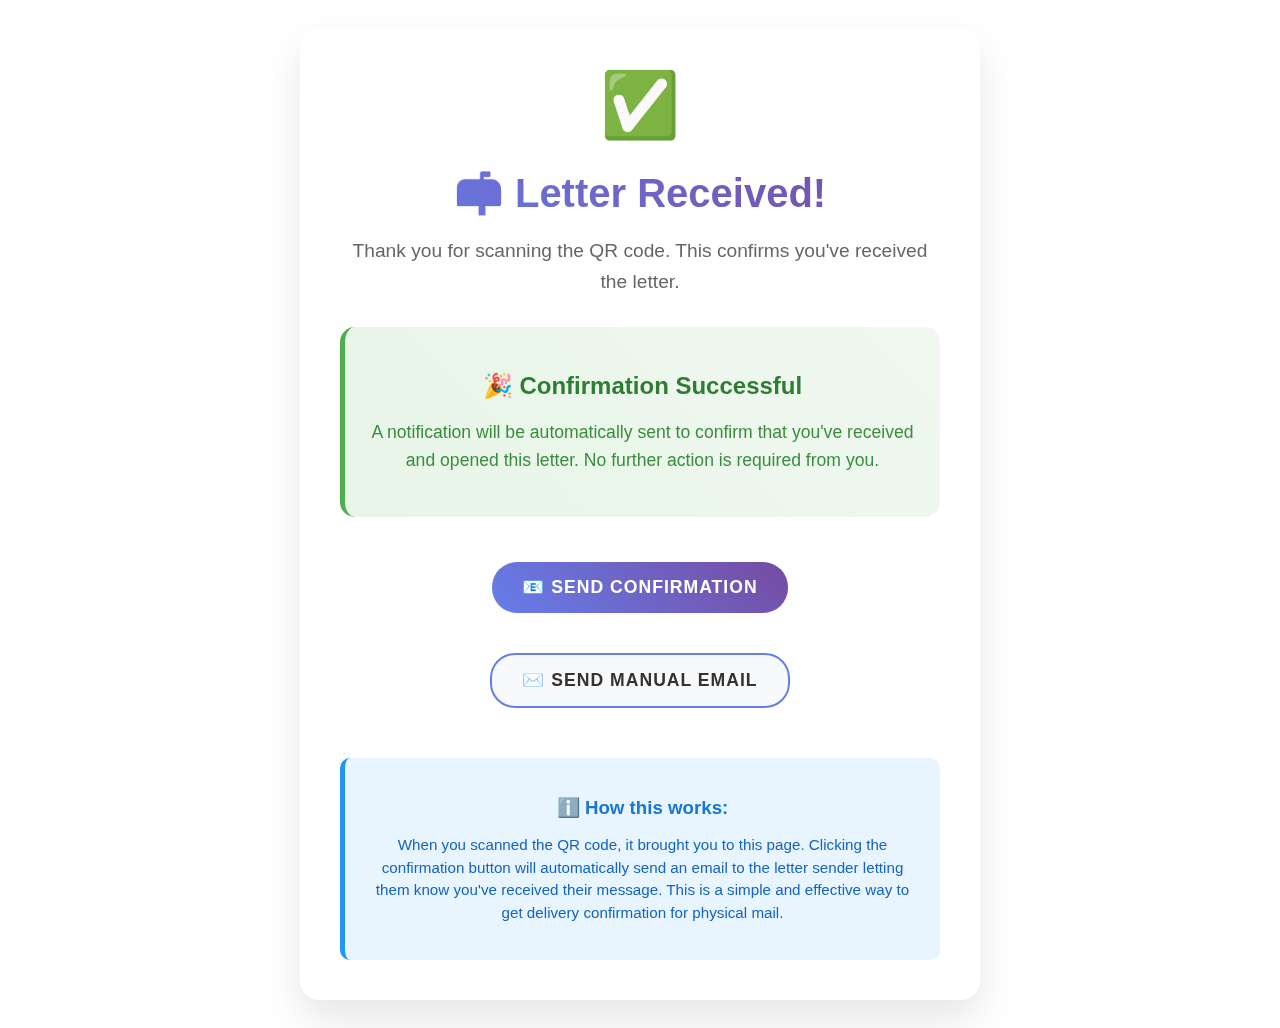
<file: index.html>
<!DOCTYPE html>
<html lang="en">
<head>
    <meta charset="UTF-8">
    <meta name="viewport" content="width=device-width, initial-scale=1.0">
    <title>Letter Received - Feedback System</title>
    <link rel="stylesheet" href="style.css">
    <link rel="icon" href="favicon.ico" type="image/x-icon">
</head>
<body>
    <div class="container">
        <div class="success-icon">✅</div>
        
        <div class="header">
            <h1>📬 Letter Received!</h1>
            <p>Thank you for scanning the QR code. This confirms you've received the letter.</p>
        </div>
        
        <div class="message">
            <h2>🎉 Confirmation Successful</h2>
            <p>A notification will be automatically sent to confirm that you've received and opened this letter. No further action is required from you.</p>
        </div>
        
        <div class="loading" id="loading">
            <div class="spinner"></div>
            Sending confirmation email...
        </div>
        
        <div class="status" id="status"></div>
        
        <button class="btn" id="sendConfirmation">📧 Send Confirmation</button>
        <button class="btn btn-secondary" id="manualEmail">✉️ Send Manual Email</button>
        
        <div class="info-section">
            <h3>ℹ️ How this works:</h3>
            <p>
                When you scanned the QR code, it brought you to this page. Clicking the confirmation button will automatically send an email to the letter sender letting them know you've received their message. This is a simple and effective way to get delivery confirmation for physical mail.
            </p>
        </div>
    </div>

    <!-- ✅ Updated script path and wrapped with DOMContentLoaded -->
    <script>
        document.addEventListener('DOMContentLoaded', () => {
            const urlParams = new URLSearchParams(window.location.search);
            const senderEmail = urlParams.get('sender') || 'sender@example.com';
            const letterID = urlParams.get('id') || 'LETTER-' + Date.now();
            const recipientName = urlParams.get('name') || 'Recipient';
            const letterSubject = urlParams.get('subject') || 'Letter Confirmation';

            const loading = document.getElementById('loading');
            const status = document.getElementById('status');
            const sendBtn = document.getElementById('sendConfirmation');
            const manualBtn = document.getElementById('manualEmail');

            function showStatus(message, type) {
                status.textContent = message;
                status.className = `status ${type}`;
                status.style.display = 'block';

                setTimeout(() => {
                    status.style.display = 'none';
                }, 5000);
            }

            function sendConfirmationEmail() {
                loading.classList.add('active');
                sendBtn.disabled = true;

                setTimeout(() => {
                    loading.classList.remove('active');

                    const currentDate = new Date().toLocaleString();
                    const confirmationSubject = `Letter Received Confirmation - ${letterSubject}`;
                    const confirmationBody = `Hello,

This is an automated confirmation that your letter has been received and read.

Details:
- Letter ID: ${letterID}
- Recipient: ${recipientName}
- Confirmed at: ${currentDate}
- User Agent: ${navigator.userAgent}

The QR code in your letter was scanned successfully, confirming delivery.

This is an automated message from the Letter Feedback System.`;

                    const mailtoLink = `mailto:${senderEmail}?subject=${encodeURIComponent(confirmationSubject)}&body=${encodeURIComponent(confirmationBody)}`;
                    window.location.href = mailtoLink;

                    showStatus('Confirmation email opened in your default email client!', 'success');
                    sendBtn.textContent = '✅ Confirmation Sent';
                    sendBtn.disabled = false;
                }, 2000);
            }

            function sendManualEmail() {
                const subject = `Manual Letter Confirmation - ${letterSubject}`;
                const body = `Hello,

I'm writing to confirm that I received your letter (ID: ${letterID}).

Thank you for including the QR code feedback system - it's a great way to confirm delivery!

Best regards,
${recipientName}`;

                const mailtoLink = `mailto:${senderEmail}?subject=${encodeURIComponent(subject)}&body=${encodeURIComponent(body)}`;
                window.location.href = mailtoLink;

                showStatus('Manual email opened in your default email client!', 'success');
            }

            sendBtn.addEventListener('click', sendConfirmationEmail);
            manualBtn.addEventListener('click', sendManualEmail);

            if (recipientName && recipientName !== 'Recipient') {
                document.querySelector('.header p').textContent = `Thank you ${recipientName} for scanning the QR code. This confirms you've received the letter.`;
            }

            console.log('Letter feedback page loaded', {
                letterID: letterID,
                senderEmail: senderEmail,
                recipientName: recipientName,
                timestamp: new Date().toISOString()
            });
        });
    </script>
</body>
</html>
</file>
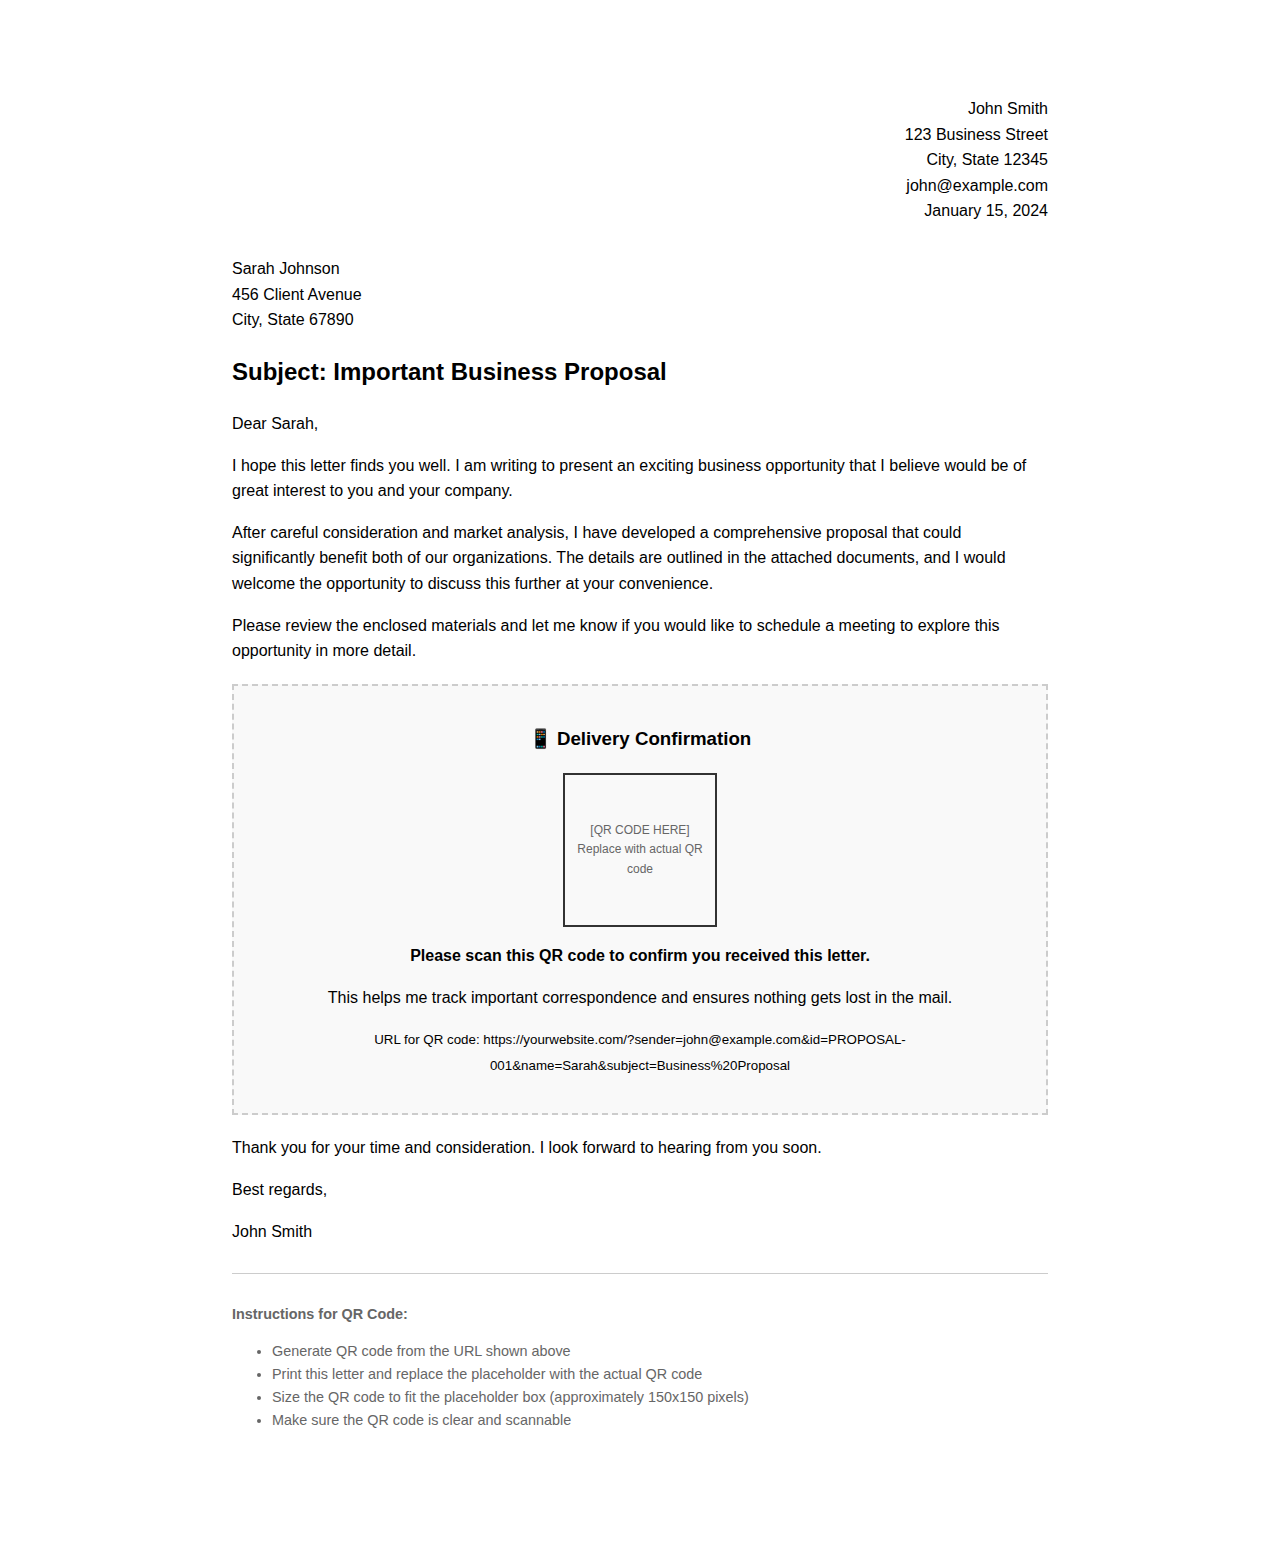
<file: QR Core Feedback/examples:/sample-letter.html>
<!DOCTYPE html>
<html>
<head>
    <title>Sample Letter with QR Code</title>
    <style>
        body {
            font-family: Arial, sans-serif;
            max-width: 8.5in;
            margin: 0 auto;
            padding: 1in;
            line-height: 1.6;
        }
        .header {
            text-align: right;
            margin-bottom: 2em;
        }
        .qr-section {
            border: 2px dashed #ccc;
            padding: 20px;
            margin: 20px 0;
            text-align: center;
            background: #f9f9f9;
        }
        .qr-placeholder {
            width: 150px;
            height: 150px;
            border: 2px solid #333;
            margin: 10px auto;
            display: flex;
            align-items: center;
            justify-content: center;
            font-size: 12px;
            color: #666;
        }
        .footer {
            margin-top: 2em;
            border-top: 1px solid #ccc;
            padding-top: 1em;
            font-size: 0.9em;
            color: #666;
        }
    </style>
</head>
<body>
    <div class="header">
        <div>John Smith</div>
        <div>123 Business Street</div>
        <div>City, State 12345</div>
        <div>john@example.com</div>
        <div>January 15, 2024</div>
    </div>

    <div>
        <div>Sarah Johnson</div>
        <div>456 Client Avenue</div>
        <div>City, State 67890</div>
    </div>

    <h2>Subject: Important Business Proposal</h2>

    <p>Dear Sarah,</p>

    <p>I hope this letter finds you well. I am writing to present an exciting business opportunity that I believe would be of great interest to you and your company.</p>

    <p>After careful consideration and market analysis, I have developed a comprehensive proposal that could significantly benefit both of our organizations. The details are outlined in the attached documents, and I would welcome the opportunity to discuss this further at your convenience.</p>

    <p>Please review the enclosed materials and let me know if you would like to schedule a meeting to explore this opportunity in more detail.</p>

    <div class="qr-section">
        <h3>📱 Delivery Confirmation</h3>
        <div class="qr-placeholder">
            [QR CODE HERE]<br>
            Replace with actual QR code
        </div>
        <p><strong>Please scan this QR code to confirm you received this letter.</strong></p>
        <p>This helps me track important correspondence and ensures nothing gets lost in the mail.</p>
        <p><small>URL for QR code: https://yourwebsite.com/?sender=john@example.com&id=PROPOSAL-001&name=Sarah&subject=Business%20Proposal</small></p>
    </div>

    <p>Thank you for your time and consideration. I look forward to hearing from you soon.</p>

    <p>Best regards,</p>
    <p>John Smith</p>

    <div class="footer">
        <p><strong>Instructions for QR Code:</strong></p>
        <ul>
            <li>Generate QR code from the URL shown above</li>
            <li>Print this letter and replace the placeholder with the actual QR code</li>
            <li>Size the QR code to fit the placeholder box (approximately 150x150 pixels)</li>
            <li>Make sure the QR code is clear and scannable</li>
        </ul>
    </div>
</body>
</html>
</file>
<file: style.css>
<style>
* {
    margin: 0;
    padding: 0;
    box-sizing: border-box;
}

body {
    font-family: 'Segoe UI', Tahoma, Geneva, Verdana, sans-serif;
    background: linear-gradient(135deg, #667eea 0%, #<sy764ba2 100%);
    min-height: 100vh;
    display: flex;
    flex-direction: column;
    align-items: center;
    justify-content: center;
    padding: 20px;
}

.container {
    background: rgba(255, 255, 255, 0.95);
    border-radius: 20px;
    padding: 40px;
    box-shadow: 0 20px 40px rgba(0, 0, 0, 0.1);
    max-width: 600px;
    width: 100%;
    text-align: center;
    backdrop-filter: blur(10px);
    animation: fadeIn 0.6s ease-out;
}

@keyframes fadeIn {
    from { opacity: 0; transform: translateY(20px); }
    to { opacity: 1; transform: translateY(0); }
}

.header {
    margin-bottom: 30px;
}

.header h1 {
    color: #333;
    font-size: 2.5em;
    margin-bottom: 10px;
    background: linear-gradient(45deg, #667eea, #764ba2);
    -webkit-background-clip: text;
    -webkit-text-fill-color: transparent;
    background-clip: text;
}

.header p {
    color: #666;
    font-size: 1.2em;
    line-height: 1.6;
}

.success-icon {
    font-size: 4em;
    color: #4CAF50;
    margin-bottom: 20px;
    animation: bounce 1s ease-in-out;
}

@keyframes bounce {
    0%, 20%, 50%, 80%, 100% { transform: translateY(0); }
    40% { transform: translateY(-10px); }
    60% { transform: translateY(-5px); }
}

.message {
    background: linear-gradient(45deg, #e8f5e8, #f0f8f0);
    border-radius: 15px;
    padding: 25px;
    margin: 25px 0;
    border-left: 5px solid #4CAF50;
}

.message h2 {
    color: #2e7d32;
    margin-bottom: 15px;
    font-size: 1.5em;
}

.message p {
    color: #388e3c;
    font-size: 1.1em;
    line-height: 1.6;
}

.btn {
    display: inline-block;
    padding: 15px 30px;
    background: linear-gradient(45deg, #667eea, #764ba2);
    color: white;
    text-decoration: none;
    border-radius: 25px;
    font-size: 1.1em;
    font-weight: bold;
    margin: 20px 10px;
    transition: all 0.3s ease;
    cursor: pointer;
    border: none;
    text-transform: uppercase;
    letter-spacing: 1px;
}

.btn:hover {
    transform: translateY(-2px);
    box-shadow: 0 10px 25px rgba(102, 126, 234, 0.4);
}

.btn-secondary {
    background: #f8f9fa;
    color: #333;
    border: 2px solid #667eea;
}

.btn-secondary:hover {
    background: #667eea;
    color: white;
}

.info-section {
    margin-top: 30px;
    padding: 20px;
    background: rgba(33, 150, 243, 0.1);
    border-radius: 10px;
    border-left: 5px solid #2196F3;
}

.info-section h3 {
    color: #1976D2;
    margin-bottom: 10px;
}

.info-section p {
    color: #1565C0;
    font-size: 0.95em;
    line-height: 1.5;
}

.loading {
    display: none;
    font-size: 1.1em;
    color: #666;
    margin: 20px 0;
}

.loading.active {
    display: block;
}

.spinner {
    border: 3px solid #f3f3f3;
    border-top: 3px solid #667eea;
    border-radius: 50%;
    width: 30px;
    height: 30px;
    animation: spin 1s linear infinite;
    display: inline-block;
    margin-right: 10px;
}

@keyframes spin {
    0% { transform: rotate(0deg); }
    100% { transform: rotate(360deg); }
}

.status {
    padding: 15px;
    margin: 20px 0;
    border-radius: 10px;
    font-weight: bold;
    display: none;
}

.status.success {
    background: linear-gradient(45deg, #4CAF50, #45a049);
    color: white;
    display: block;
}

.status.error {
    background: linear-gradient(45deg, #f44336, #da190b);
    color: white;
    display: block;
}

@media (max-width: 768px) {
    .container {
        padding: 30px 20px;
        margin: 10px;
    }
    
    .header h1 {
        font-size: 2em;
    }
    
    .success-icon {
        font-size: 3em;
    }
    
    .btn {
        width: 100%;
        margin: 10px 0;
    }
}


</style>
</file>
